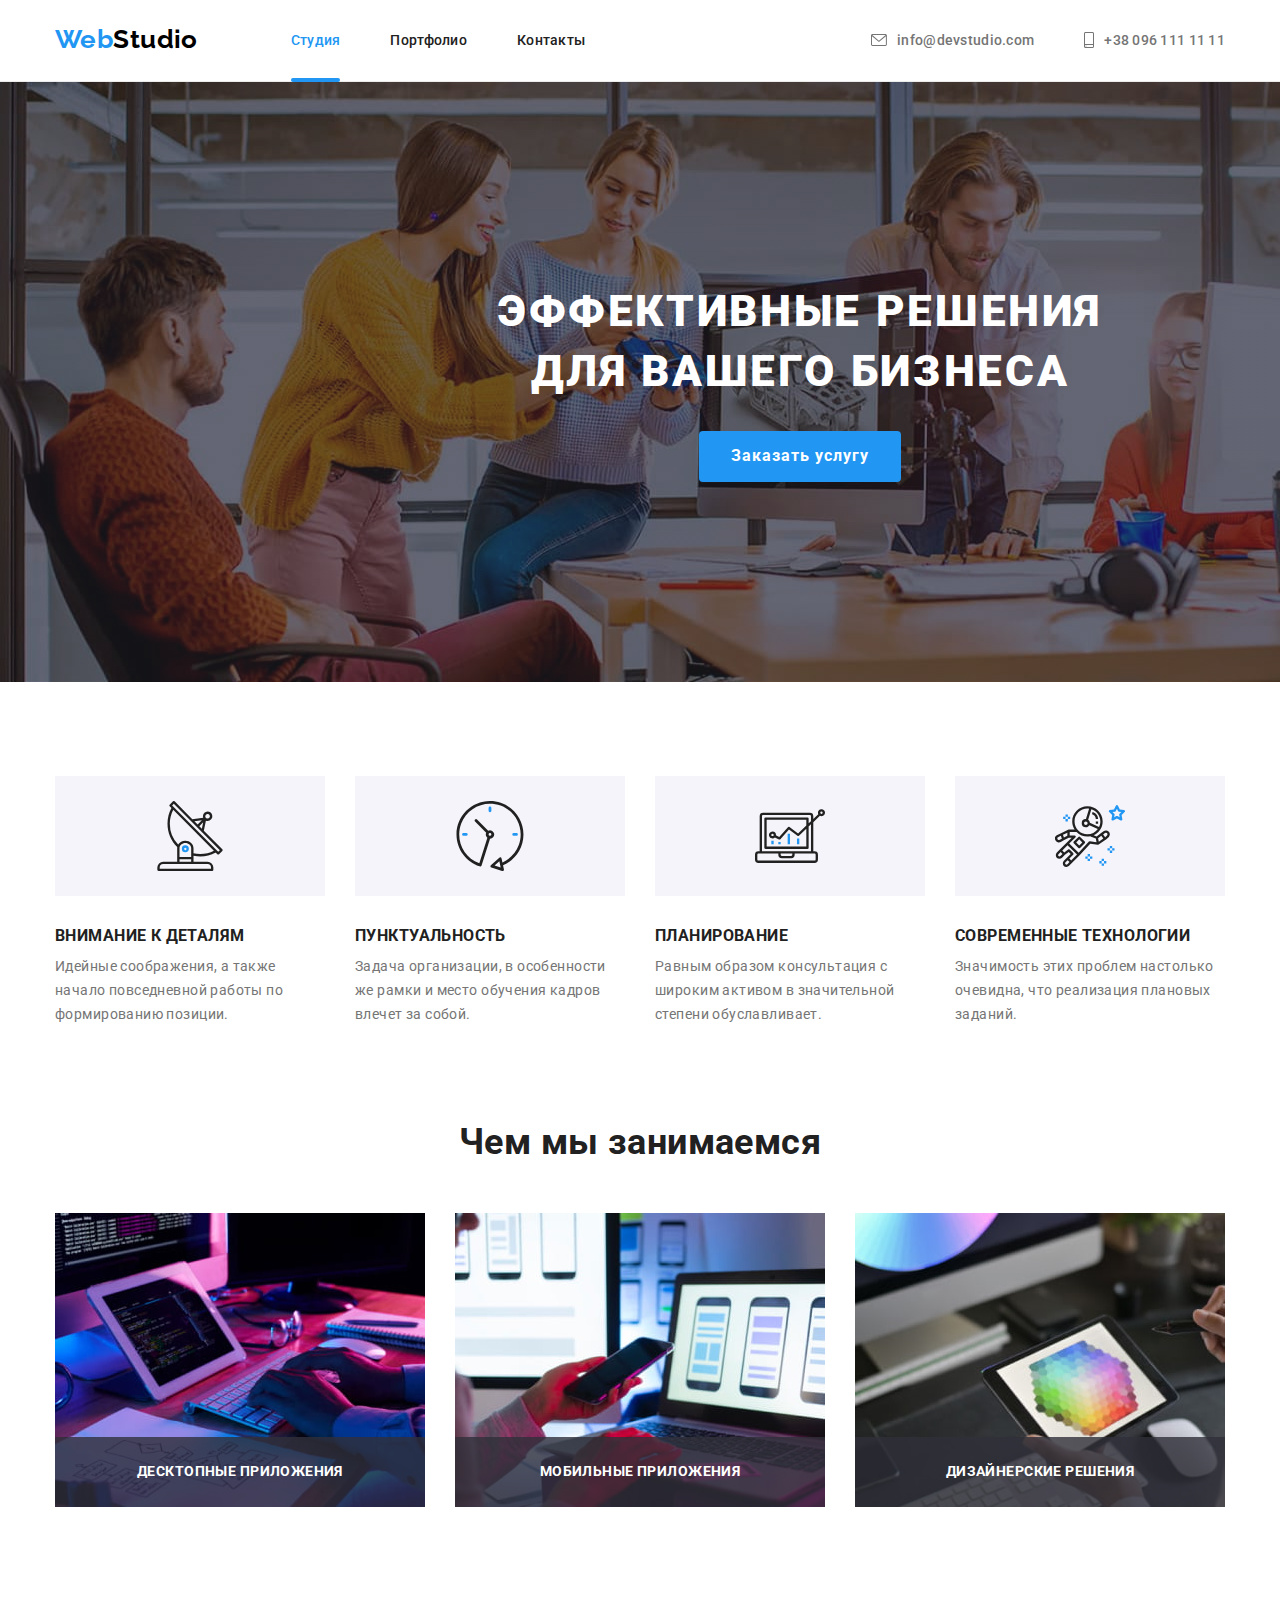
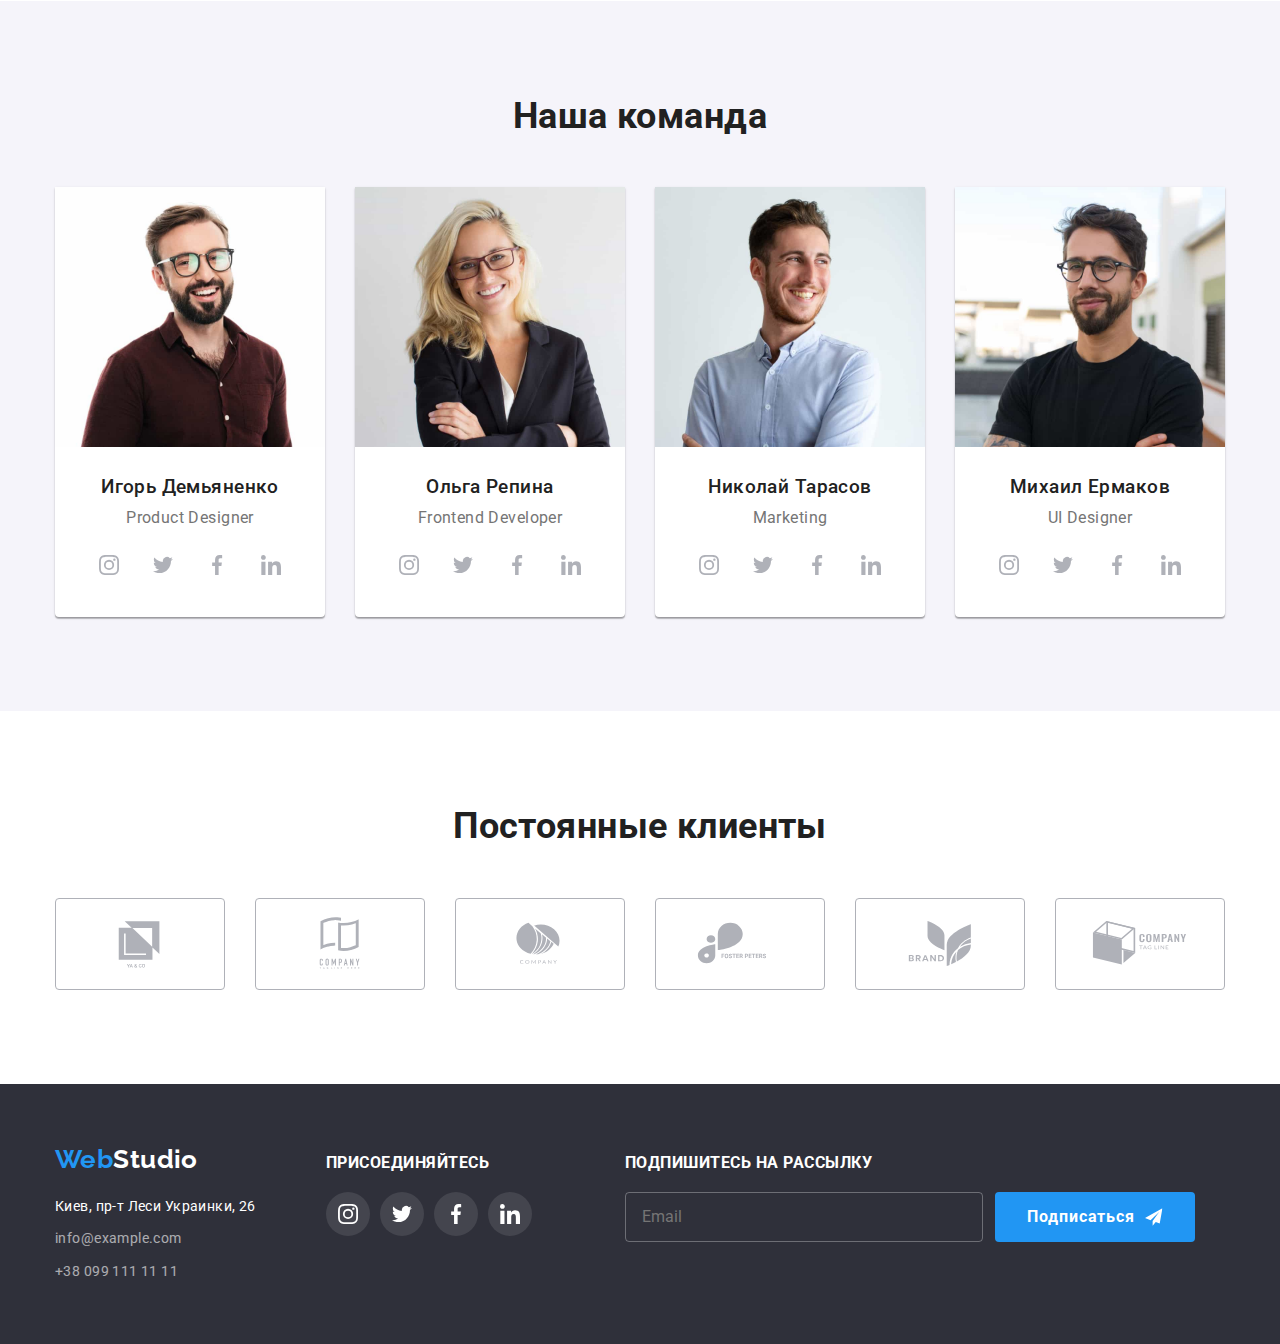
<file: index.html>
<!DOCTYPE html>
<html lang="ru">
<head>
    <meta charset="UTF-8">
    <meta http-equiv="X-UA-Compatible" content="IE=edge">
    <meta name="viewport" content="width=device-width, initial-scale=1.0">
    <title>WebStudio</title>
    <link rel="preconnect" href="https://fonts.googleapis.com">
    <link rel="preconnect" href="https://fonts.gstatic.com" crossorigin>
    <link href="https://fonts.googleapis.com/css2?family=Raleway:wght@700&family=Roboto:wght@400;500;700;900&display=swap" rel="stylesheet">
    <link rel="stylesheet" href="https://cdnjs.cloudflare.com/ajax/libs/modern-normalize/1.1.0/modern-normalize.min.css">
    <link rel="stylesheet" href="css/styles.css">
</head>
<body>
<!-- header -->
    <header class="border-line">
        <!-- logo -->
    <div class="container main-nav">
        <a class="link-logo link item-logo" href="/index.html"><span class="logo-color">Web</span>Studio</a>
       <!-- navigation to other pages -->
       <nav>
           <ul class="site-nav list nav">
                <li class="item">
                    <a class="nav-link link current" href="./index.html">Студия</a>
                </li>
                <li class="item">
                    <a class="nav-link link" href="./portfolio.html">
                        Портфолио</a>
                </li>
                <li class="item">
                    <a class="nav-link link" href="">Контакты</a>
                </li>
          </ul>
       </nav>
        <!-- contacts -->
       <ul class="contact-nav list nav">
           <li class="item"><a class="contact-item link" href="mailto:info@devstudio.com">
                <svg class="icon-contact" width="16" height="12">
                    <use href="./images/icons.svg#icon-envelope"></use>
                </svg>
            info@devstudio.com</a>
            </li>
           <li class="item"><a class="contact-item link" href="tel:+380961111111">
                <svg class="icon-contact" width="10" height="16">
                    <use href="./images/icons.svg#icon-smartphone"></use>
                </svg>
            +38 096 111 11 11</a>
            </li>
       </ul>
    </div>
    </header>
<!-- main -->
    <main>
        <section class="hero">
            <!-- Hero -->
        <div class="container">
            <h1>Эффективные решения <br>
                для вашего бизнеса</h1>
            <button type="button" class="button primary" data-modal-open>Заказать услугу</button>
        </div>
        </section>

        <div class="backdrop is-hidden" data-modal> 
            <div class="modal">
                <button class="button-close" data-modal-close> 
                    <svg width="18" height="18" class="icon-close">
                        <use href="images/icons.svg#icon-close"></use>
                    </svg>    
                </button>

                <h2 class="modal-form-title">Оставьте свои данные, мы вам перезвоним</h2>

                <form class="form" autocomplete="off">
                    <div class="form-field">
                        <label for="name" class="form-label">Имя</label>
                        <div class="input-wrap">
                            <input type="text" class="form-input" name="name" id="name" placeholder=" " required minlength="3" />
                            <svg width ="18" height="18" class="form-field-icon">
                            <use href="./images/icons.svg#icon-person"></use>
                            </svg>  
                        </div>
                    </div>  
                    <div class="form-field">
                        <label for="tel" class="form-label">Телефон</label>
                        <div class="input-wrap">
                            <input type="tel" class="form-input" name="tel" id="tel" placeholder=" " />
                            <svg width="18" height="18" class="form-field-icon">
                                <use href="./images/icons.svg#icon-phone"></use>
                            </svg>
                        </div>
                    </div>
                    <div class="form-field">
                        <label for="email" class="form-label">Почта</label>
                        <div class="input-wrap">
                            <input type="email" class="form-input" name="email" id="email" placeholder=" " />
                            <svg width="18" height="18" class="form-field-icon">
                                <use href="./images/icons.svg#icon-email"></use>
                            </svg>
                        </div>
                    </div>
 
                    <div class="text-area">
                        <label for="comment" class="form-label">Комментарий</label>
                        <textarea class="form-input comment" name="comment" id="comment" placeholder="Введите текст"
                        ></textarea>
                    </div>
                    
                    <div class="form-policy">
                        <label for="policy" class="policy-text">
                            <input type="checkbox" class="form-checkbox" name="policy" id="policy" required />
                                <svg width="16" height="15" class="checkbox-icon">
                                    <use href="./images/icons.svg#icon-check"></use>
                                </svg>
                            <span>Соглашаюсь с рассылкой и принимаю&ensp;<a href="#" class="form-link">Условия договора</a></span>
                        </label>
                        
                    </div>

                    <button type="submit" class="button primary modal-submit-button">Отправить</button>

                </form>
            </div>
        </div>

        <!-- particularities -->
        <section class= "particularities section">
        <div class="container">
            <h2 class="section-title visually-hidden">Наши особенности</h2>
            <ul class="list">
                <li class="particularities-item">
                    <div class="icon-button">
                    <svg width="70px", height="70px">
                     <use href="./images/icons.svg#icon-antenna"></use></svg>
                    </div>
                    <h3 class="item-title">Внимание к деталям</h3>
                    <p class="item-text">Идейные соображения, а также начало повседневной работы по формированию позиции.</p>
                </li>
                <li class="particularities-item">
                    <div class="icon-button">
                        <svg width="70px", height="70px">
                            <use href="./images/icons.svg#icon-clock"></use>
                        </svg>
                    </div>
                    <h3 class="item-title">Пунктуальность</h3>
                    <p class="item-text">Задача организации, в особенности же рамки и место обучения кадров влечет за собой.</p>
                </li>
                <li class="particularities-item">
                    <div class="icon-button">
                        <svg width="70px", height="70px">
                            <use href="./images/icons.svg#icon-diagram"></use>
                        </svg>
                    </div>
                    <h3 class="item-title">Планирование</h3>
                    <p class="item-text">Равным образом консультация с широким активом в значительной степени обуславливает.</p>
                </li>
                <li class="particularities-item">
                    <div class="icon-button">
                        <svg width="70px", height="70px">
                            <use href="./images/icons.svg#icon-astronaut"></use>
                        </svg>
                    </div>
                    <h3 class="item-title">Современные технологии</h3>
                    <p class="item-text">Значимость этих проблем настолько очевидна, что реализация плановых заданий.</p>
                </li>
            </ul>
        </div>
        </section>   
         <!-- what we do (production) --> 
        <section class="production section">
        <div class="container">
            <h2 class="section-title">Чем мы занимаемся</h2>
            <ul class="list">
                <li class="item"><img src="images/box1-sq.jpg" alt="схема алгоритма и руки на клавиатуре" title="Разработка" width="370" height="294" class="production-photo">
                <p class="production-type">Десктопные приложения</p>
                </li>
                <li class="item"><img src="images/box2-sq.jpg" alt="мобильный телефон и экран ноутбука" title="Верстка" width="370" height="294" class="production-photo">
                <p class="production-type">Мобильные приложения</p>
            </li>
                <li class="item"><img src="images/box3-sq.jpg" alt="планшет с цветовой палитрой" width="370" title="Дизайн" height="294" class="production-photo">
                <p class="production-type">Дизайнерские решения</p>
            </li>
            </ul>
        </div>
        </section>

        <!-- our team 🤓 -->
        <section class="team section">
        <div class="container">
            <h2 class="section-title">Наша команда</h2>
            <ul class="list">
                <li class="team-card">
                    <img src="images/img-1-sq.jpg" alt="Игорь Демьяненко" width="270" height="260" class="team-photo">
                    <div class="team-text">
                    <h3 class="team-name">Игорь Демьяненко</h3>
                    <p class="team-position" lang="en">Product Designer</p>
                    <ul class="media list">
                        <li class="button-media">
                            <a href="" class="link link-media">
                                <svg width="20px", height="20px", fill="currentColor">
                                    <use href="./images/icons.svg#icon-instagram"></use>
                                </svg>
                            </a>
                        </li>
                        <li class="button-media">
                            <a href="" class="link link-media">
                                <svg width="20px", height="20px", fill="currentColor">
                                    <use href="./images/icons.svg#icon-twitter"></use>
                                </svg>
                            </a>
                        </li>
                        <li class="button-media">
                            <a href="" class="link link-media">
                                <svg width="20px" , height="20px" , fill="currentColor">
                                    <use href="./images/icons.svg#icon-facebook"></use>
                                </svg>
                            </a>
                        </li>
                        <li class="button-media">
                            <a href="" class="link link-media">
                                <svg width="20px" , height="20px" , fill="currentColor">
                                    <use href="./images/icons.svg#icon-linkedin"></use>
                                </svg>
                            </a>
                        </li>
                    </ul>
                    </div>
                </li>
                <li class="team-card">
                    <img src="images/img-2-sq.jpg" alt="Ольга Репина" width="270" height="260" class="team-photo">
                    <div class="team-text">
                        <h3 class="team-name">Ольга Репина</h3>
                        <p class="team-position" lang="en">Frontend Developer</p>
                        <ul class="media list">
                            <li class="button-media">
                                <a href="" class="link link-media">
                                    <svg width="20px" , height="20px" , fill="currentColor">
                                        <use href="./images/icons.svg#icon-instagram"></use>
                                    </svg>
                                </a>
                            </li>
                            <li class="button-media">
                                <a href="" class="link link-media">
                                    <svg width="20px" , height="20px" , fill="currentColor">
                                        <use href="./images/icons.svg#icon-twitter"></use>
                                    </svg>
                                </a>
                            </li>
                            <li class="button-media">
                                <a href="" class="link link-media">
                                    <svg width="20px" , height="20px" , fill="currentColor">
                                        <use href="./images/icons.svg#icon-facebook"></use>
                                    </svg>
                                </a>
                            </li>
                            <li class="button-media">
                                <a href="" class="link link-media">
                                    <svg width="20px" , height="20px" , fill="currentColor">
                                        <use href="./images/icons.svg#icon-linkedin"></use>
                                    </svg>
                                </a>
                            </li>
                        </ul>
                    </div>
                </li>
                <li class="team-card">
                    <img src="images/img-3-sq.jpg" alt="Николай Тарасов" width="270" height="260" class="team-photo">
                    <div class="team-text">
                        <h3 class="team-name">Николай Тарасов</h3>
                        <p class="team-position" lang="en">Marketing</p>
                        <ul class="media list">
                            <li class="button-media">
                                <a href="" class="link link-media">
                                    <svg width="20px" , height="20px" , fill="currentColor">
                                        <use href="./images/icons.svg#icon-instagram"></use>
                                    </svg>
                                </a>
                            </li>
                            <li class="button-media">
                                <a href="" class="link link-media">
                                    <svg width="20px" , height="20px" , fill="currentColor">
                                        <use href="./images/icons.svg#icon-twitter"></use>
                                    </svg>
                                </a>
                            </li>
                            <li class="button-media">
                                <a href="" class="link link-media">
                                    <svg width="20px" , height="20px" , fill="currentColor">
                                        <use href="./images/icons.svg#icon-facebook"></use>
                                    </svg>
                                </a>
                            </li>
                            <li class="button-media">
                                <a href="" class="link link-media">
                                    <svg width="20px" , height="20px" , fill="currentColor">
                                        <use href="./images/icons.svg#icon-linkedin"></use>
                                    </svg>
                                </a>
                            </li>
                        </ul>
                    </div>
                </li>
                <li class="team-card">
                    <img src="images/img-4-sq.jpg" alt="Игорь Демьяненко" width="270" height="260" class="team-photo">
                    <div class="team-text">
                        <h3 class="team-name">Михаил Ермаков</h3>
                        <p class="team-position" lang="en">UI Designer</p>
                        <ul class="media list">
                            <li class="button-media">
                                <a href="" class="link link-media">
                                    <svg width="20px" , height="20px" , fill="currentColor">
                                        <use href="./images/icons.svg#icon-instagram"></use>
                                    </svg>
                                </a>
                            </li>
                            <li class="button-media">
                                <a href="" class="link link-media">
                                    <svg width="20px" , height="20px" , fill="currentColor">
                                        <use href="./images/icons.svg#icon-twitter"></use>
                                    </svg>
                                </a>
                            </li>
                            <li class="button-media">
                                <a href="" class="link link-media">
                                    <svg width="20px" , height="20px" , fill="currentColor">
                                        <use href="./images/icons.svg#icon-facebook"></use>
                                    </svg>
                                </a>
                            </li>
                            <li class="button-media">
                                <a href="" class="link link-media">
                                    <svg width="20px" , height="20px" , fill="currentColor">
                                        <use href="./images/icons.svg#icon-linkedin"></use>
                                    </svg>
                                </a>
                            </li>
                        </ul>
                    </div>
                </li>
            </ul>
        </div>
        </section>

        <!-- clients -->

        <section class="clients section">
        <div class="container">
            <h2 class="section-title">Постоянные клиенты</h2>
                <ul class="list clients-box">
                    <li class="client-button">
                        <a href="" class="link link-client"> 
                        <svg width="106px", height="60px", fill="currentColor">
                            <use href="./images/icons.svg#icon-logo-1"></use>
                        </svg>
                        </a>
                    </li>
                    <li class="client-button">
                        <a href="" class="link link-client"> 
                            <svg width="106px", height="60px", fill="currentColor">
                                <use href="./images/icons.svg#icon-logo-2"></use>
                            </svg>
                        </a>
                    </li>
                    <li class="client-button">
                        <a href="" class="link link-client"> 
                            <svg width="106px", height="60px", fill="currentColor">
                                <use href="./images/icons.svg#icon-logo-3"></use>
                            </svg>
                        </a>
                    </li>
                    <li class="client-button">
                        <a href="" class="link link-client"> 
                            <svg width="106px", height="60px", fill="currentColor">
                                <use href="./images/icons.svg#icon-logo-4"></use>
                            </svg>
                        </a>
                    </li>
                    <li class="client-button">
                        <a href="" class="link link-client"> 
                            <svg width="106px", height="60px", fill="currentColor">
                            <use href="./images/icons.svg#icon-logo-5"></use>
                            </svg>
                        </a>
                    </li>
                    <li class="client-button">
                        <a href="" class="link link-client">
                            <svg width="106px", height="60px", fill="currentColor">
                                <use href="./images/icons.svg#icon-logo-6"></use>
                            </svg>
                        </a>
                    </li>
                </ul>
        </div>
        </section>
    </main>
<!-- footer -->
    <footer class="footer">
    <!-- logo -->
    <div class="container footer-flex">
        <div>
            <a class="link-logo logo-negative link" href="/index.html"><span class="logo-color">Web</span>Studio</a>
            <address class="address-negative">
                <ul class="contact-list list">
                    <li class="contact-item"><a class="link address-link" href="">Киев, пр-т Леси Украинки, 26</a></li>
                    <li class="contact-item"><a class="link contact-link" href="mailto:info@example.com">info@example.com</a></li>
                    <li class="contact-item"><a class="link contact-link no-padding" href="tel:+380991111111">+38 099 111 11 11</a></li>
                </ul>
            </address>
        </div>
        <div class="invite-block">
            <h3 class="invite">Присоединяйтесь</h3>
            <ul class="media list">
                <li class="button-media"> 
                    <a href="" class="link link-media">
                        <svg width="20px", height="20px", fill="currentColor">
                            <use href="./images/icons.svg#icon-instagram"></use>
                        </svg>   
                    </a>
                </li>
                <li class="button-media">
                    <a href="" class="link link-media">
                        <svg width="20px", height="20px", fill="currentColor">
                            <use href="./images/icons.svg#icon-twitter"></use>
                        </svg>
                    </a>
                </li>
                <li class="button-media">
                    <a href="" class="link link-media">
                        <svg width="20px", height="20px", fill="currentColor">
                            <use href="./images/icons.svg#icon-facebook"></use>
                        </svg>
                    </a>
                </li>
                <li class="button-media">
                    <a href="" class="link link-media">
                        <svg width="20px", height="20px", fill="currentColor">
                            <use href="./images/icons.svg#icon-linkedin"></use>
                        </svg>
                    </a>
                </li>
            </ul>
        </div>
        <div class="subscription">
            <h3 class="invite">Подпишитесь на рассылку</h3>
            <div class="subcript-email">
                <input type="email" class="footer-input" name="email" placeholder="Email" required />
                <button type="submit" class="button primary">Подписаться
                <svg class="subscription-icon" width="24" height="24">
                    <use href="./images/icons.svg#icon-send"></use>
                </svg>
                </button>
            </div>
        </div>
    </div>

    </footer>
<script src="./js/modal.js"></script>
</body>
</html>
</file>
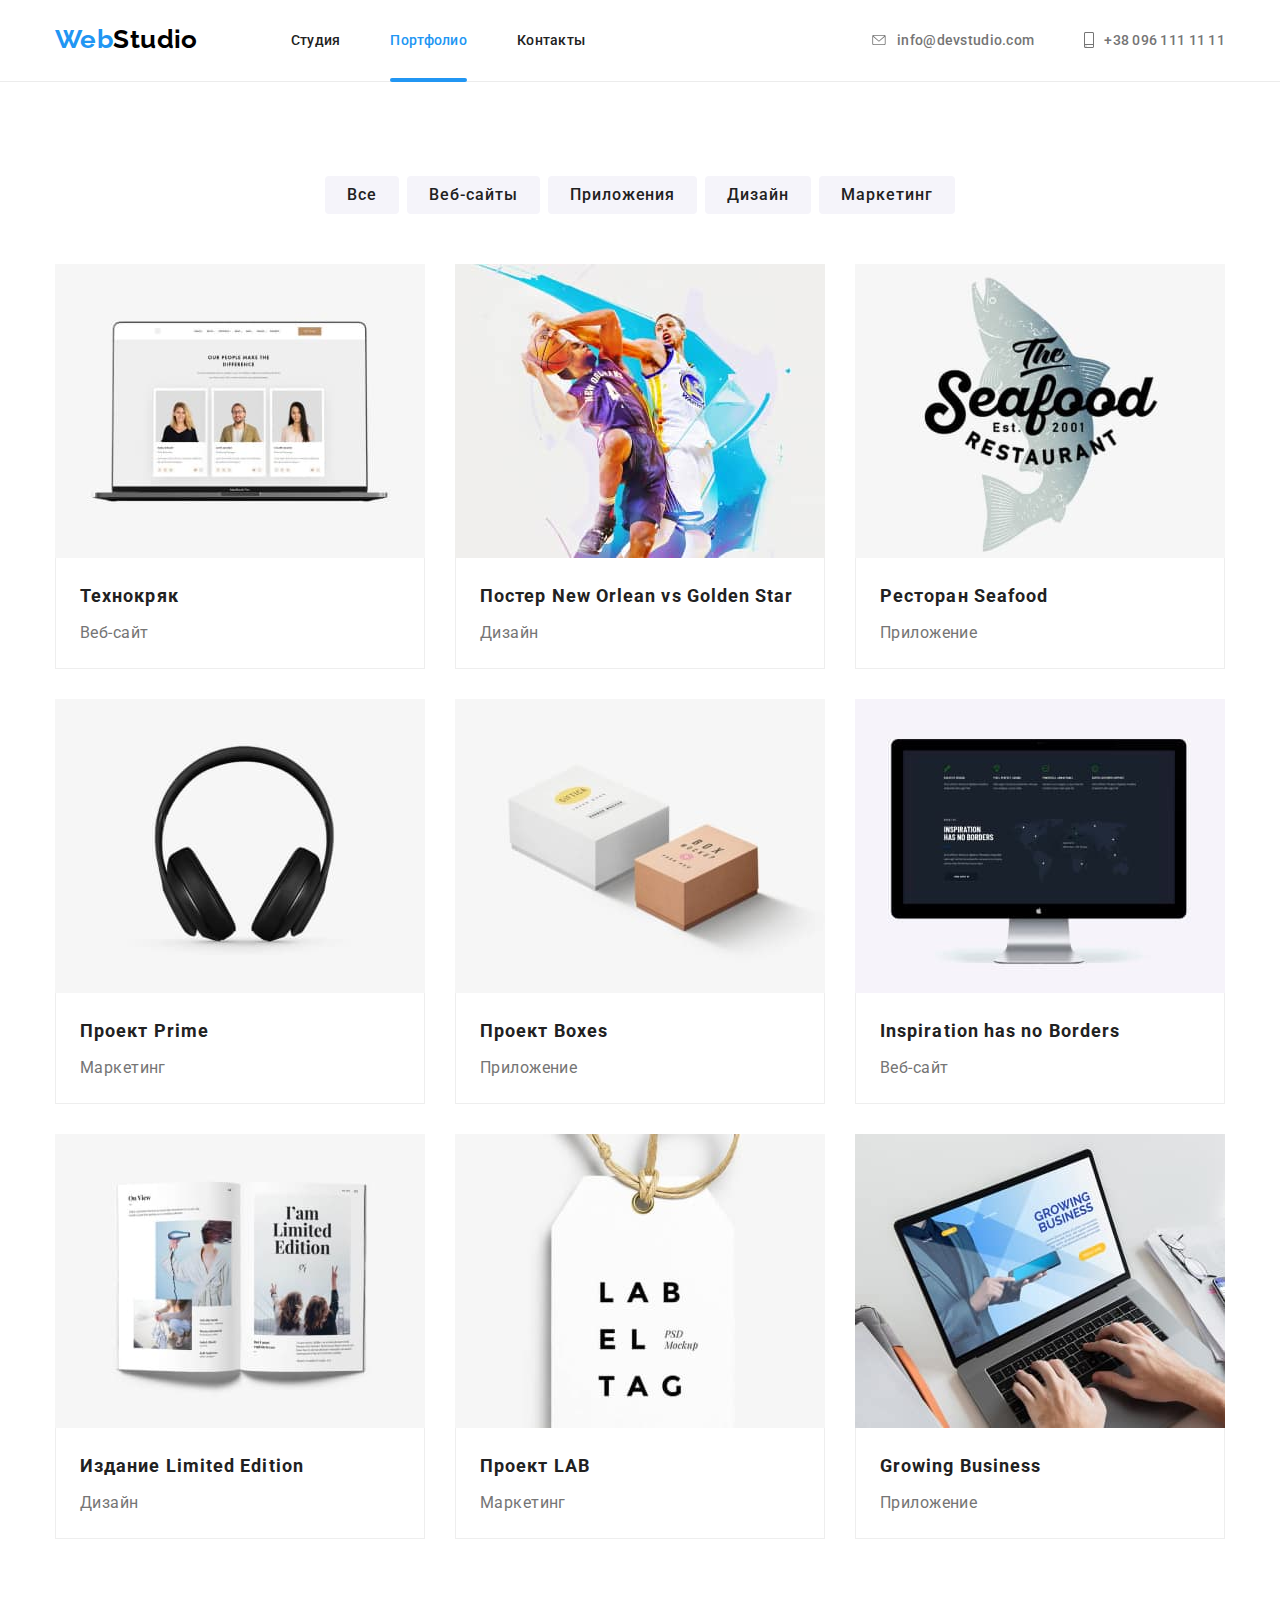
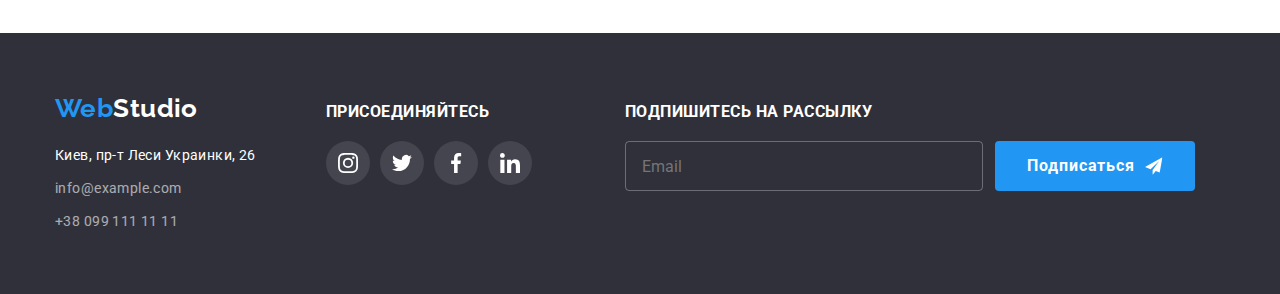
<file: portfolio.html>
<!DOCTYPE html>
<html lang="ru">

<head>
    <meta charset="UTF-8">
    <meta http-equiv="X-UA-Compatible" content="IE=edge">
    <meta name="viewport" content="width=device-width, initial-scale=1.0">
    <title>WebStudio</title>
    <link rel="preconnect" href="https://fonts.googleapis.com">
    <link rel="preconnect" href="https://fonts.gstatic.com" crossorigin>
    <link
        href="https://fonts.googleapis.com/css2?family=Raleway:wght@700&family=Roboto:wght@400;500;700;900&display=swap"
        rel="stylesheet">
    <link rel="stylesheet" href="https://cdnjs.cloudflare.com/ajax/libs/modern-normalize/1.1.0/modern-normalize.min.css">
    <link rel="stylesheet" href="css/styles.css">
</head>
<body>
    <!-- header -->
    <header class="border-line">
        <!-- logo -->
        <div class="container main-nav">
        <a class="link-logo link item-logo" href="/index.html"><span class="logo-color">Web</span>Studio</a>
        <!-- navigation to other pages -->
        <nav>
            <ul class="site-nav list nav">
                <li class="item"><a class="nav-link link "href="./index.html">Студия</a></li>
                <li class="item"><a class="nav-link link current "href="./portfolio.html">Портфолио</a></li>
                <li class="item"><a class="nav-link link "href="">Контакты</a></li>
            </ul>
        </nav>
        <!-- contacts -->
        <ul class="contact-nav list nav">
            <li class="item"><a class="contact-item link" href="mailto:info@devstudio.com">
                    <svg class="icon-contact" width = "16" height = "10">
                        <use href="./images/icons.svg#icon-envelope"></use>
                    </svg>
                    info@devstudio.com</a>
            </li>
            <li class="item"><a class="contact-item link" href="tel:+380961111111">
                    <svg class="icon-contact" width="10" height="16">
                        <use href="./images/icons.svg#icon-smartphone"></use>
                    </svg>
                    +38 096 111 11 11</a>
            </li>
        </ul>
        </div>
    </header>
<!-- main -->
<main> 
    <section class="examples section">
        <div class="container"> 
        <h1 class="title visually-hidden"> Examples of our projects</h1>
    <!-- Filter buttons  -->
        <ul class="filter list">
            <li class="item"><button type="button" class="button secondary">Все</button>
            </li>
            <li class="item"><button type="button" class="button secondary">Веб-сайты</button>
            </li>
            <li class="item"><button type="button" class="button secondary">Приложения</button>
            </li>
            <li class="item"><button type="button" class="button secondary">Дизайн</button>
            </li>
            <li class="item"><button type="button" class="button secondary">Маркетинг</button>
            </li>
        </ul>

    <!-- Cards of examples-->
    <ul class="expamples-cards list">
    <li class="example-card">
        <a class="link" href="">
            <div class="thumb">
                <img src="images/img-portfolio/img-1.jpg" alt="Экран ноутбука с изображением лиц" width="370" height="294" class="example-photo">
                <p class="overlay">Ресурс предлагает комплексные предложения с разным уровнем функционала и сервисов.
                    Все это позволит посетителю получить исчерпывающие сведения о компании или частном лице.
                </p>
            </div>
            <div class="example-description">
                <h2 class="example-name">Технокряк</h2>
                <p class="example-type">Веб-сайт</p>
            </div>
        </a>
    </li>
    <li class="example-card">
        <a  class="link" href="">
            <div class="thumb">
                <img src="images/img-portfolio/img-2.jpg" alt="Два баскетболиста с мячом" width="370" height="294" class="example-photo">
                <p class="overlay">Ресурс предлагает комплексные предложения с разным уровнем функционала и сервисов.
                    Все это позволит посетителю получить исчерпывающие сведения о компании или частном лице.
                </p>
            </div>
            <div class="example-description">
                <h2 class="example-name">Постер New Orlean vs Golden Star</h2>
                <p class="example-type">Дизайн</p>
            </div>
        </a>
    </li>
    <li class="example-card">
        <a class="link" href="">
            <div class="thumb">
                <img src="images/img-portfolio/img-3.jpg" alt="Логотип ресторана" width="370" height="294" class="example-photo">
                <p class="overlay">Ресурс предлагает комплексные предложения с разным уровнем функционала и сервисов.
                    Все это позволит посетителю получить исчерпывающие сведения о компании или частном лице.
                </p>
            </div>
            <div class="example-description">
                <h2 class="example-name">Ресторан Seafood</h2>
                <p class="example-type">Приложение</p>
            </div>
        </a>
    </li>
    <li class="example-card">
        <a class="link" href="">
            <div class="thumb">
                <img src="images/img-portfolio/img-4.jpg" alt="Большие наушники" width="370" height="294" class="example-photo">
                <p class="overlay">Ресурс предлагает комплексные предложения с разным уровнем функционала и сервисов.
                    Все это позволит посетителю получить исчерпывающие сведения о компании или частном лице.
                </p>
            </div>
            <div class="example-description">
                <h2 class="example-name">Проект Prime</h2>
                <p class="example-type">Маркетинг</p>
            </div>
        </a>
    </li>
    <li class="example-card">
        <a class="link" href="">
            <div class="thumb">
                <img src="images/img-portfolio/img-5.jpg" alt="Две коробки" width="370" height="294" class="example-photo">
                <p class="overlay">Ресурс предлагает комплексные предложения с разным уровнем функционала и сервисов.
                    Все это позволит посетителю получить исчерпывающие сведения о компании или частном лице.
                </p>
            </div>
            <div class="example-description">
                <h2 class="example-name">Проект Boxes</h2>
                <p class="example-type">Приложение</p>
            </div>
        </a>
    </li>
    <li class="example-card">
        <a class="link" href="">
            <div class="thumb">
                <img src="images/img-portfolio/img-6.jpg" alt="Черный сайт на черном аймаке" width="370" height="294" class="example-photo">
                <p class="overlay">Ресурс предлагает комплексные предложения с разным уровнем функционала и сервисов.
                    Все это позволит посетителю получить исчерпывающие сведения о компании или частном лице.
                </p>
            </div>
            <div class="example-description">
                <h2 class="example-name">Inspiration has no Borders</h2>
                <p class="example-type">Веб-сайт</p>
            </div>
    </a>
    </li>
    <li class="example-card">
        <a class="link" href="">
         <div class="thumb">
            <img src="images/img-portfolio/img-7.jpg" alt="Разворот женского журнала" width="370" height="294" class="example-photo">
            <p class="overlay">Ресурс предлагает комплексные предложения с разным уровнем функционала и сервисов.
                Все это позволит посетителю получить исчерпывающие сведения о компании или частном лице.
            </p>
        </div>
            <div class="example-description">
                <h2 class="example-name">Издание Limited Edition</h2>
                <p class="example-type">Дизайн</p>
            </div>
        </a>
    </li>
    <li class="example-card">
        <a class="link" href="">
            <div class="thumb">
                <img src="images/img-portfolio/img-8.jpg" alt="Бирка с буквами" width="370" height="294" class="example-photo">
                <p class="overlay">Ресурс предлагает комплексные предложения с разным уровнем функционала и сервисов.
                    Все это позволит посетителю получить исчерпывающие сведения о компании или частном лице.
                </p>
            </div>
            <div class="example-description">
                <h2 class="example-name">Проект LAB</h2>
                <p class="example-type">Маркетинг</p>
            </div>
        </a>
    </li>
    <li class="example-card">
        <a class="link" href="">
            <div class="thumb">
                <img src="images/img-portfolio/img-9.jpg" alt="Руки на клавиатуре ноутбука" width="370" height="294" class="example-photo">
                <p class="overlay">Ресурс предлагает комплексные предложения с разным уровнем функционала и сервисов.
                    Все это позволит посетителю получить исчерпывающие сведения о компании или частном лице.
                </p>
            </div>
            <div class="example-description">
                <h2 class="example-name">Growing Business</h2>
                <p class="example-type">Приложение</p>
            </div>
        </a>
    </li>
    </ul>
    </div>
    </section>
</main>

<!-- footer -->
<footer class="footer">
    <!-- logo -->
    <div class="container footer-flex">
        <div>
            <a class="link-logo logo-negative link" href="/index.html"><span class="logo-color">Web</span>Studio</a>
            <address class="address-negative">
                <ul class="contact-list list">
                    <li class="contact-item"><a class="link address-link" href="">Киев, пр-т Леси Украинки, 26</a></li>
                    <li class="contact-item"><a class="link contact-link"
                            href="mailto:info@example.com">info@example.com</a></li>
                    <li class="contact-item"><a class="link contact-link no-padding" href="tel:+380991111111">+38 099
                            111 11 11</a></li>
                </ul>
            </address>
        </div>
        <div class="invite-block">
            <h3 class="invite">Присоединяйтесь</h3>
            <ul class="media list">
                <li class="button-media">
                    <a href="" class="link link-media">
                        <svg width="20px" , height="20px" , fill="currentColor">
                            <use href="./images/icons.svg#icon-instagram"></use>
                        </svg>
                    </a>
                </li>
                <li class="button-media">
                    <a href="" class="link link-media">
                        <svg width="20px" , height="20px" , fill="currentColor">
                            <use href="./images/icons.svg#icon-twitter"></use>
                        </svg>
                    </a>
                </li>
                <li class="button-media">
                    <a href="" class="link link-media">
                        <svg width="20px" , height="20px" , fill="currentColor">
                            <use href="./images/icons.svg#icon-facebook"></use>
                        </svg>
                    </a>
                </li>
                <li class="button-media">
                    <a href="" class="link link-media">
                        <svg width="20px" , height="20px" , fill="currentColor">
                            <use href="./images/icons.svg#icon-linkedin"></use>
                        </svg>
                    </a>
                </li>
            </ul>
        </div>
        <div class="subscription">
            <h3 class="invite">Подпишитесь на рассылку</h3>
            <div class="subcript-email">
                <input type="email" class="footer-input" name="email" placeholder="Email" />
                <button type="submit" class="button primary">Подписаться
                    <svg class="subscription-icon" width="24" height="24">
                        <use href="./images/icons.svg#icon-send"></use>
                    </svg>
                </button>
            </div>
        </div>
    </div>

</footer>
    
</body>
    
</html>
</file>
<file: css/styles.css>
:root {
  /* Palette */
  --brand-accent-color: #2196f3;
  --accent-color-hover: #188ce8;
  --brand-background: #2f303a;
  --second-background: #f5f4fa;
  /*    var(--second-background) is also for buttons */
  --title-text-color: #212121;
  --primary-text-color: #757575;
  --contrast-text-color: #ffffff;
  --border-line-color: #ececec;
  --borders-card-color: #eeeeee;
  --hero-shadow: #2f303a;
  --icons-gray: #afb1b8;
  --cubic: cubic-bezier(0.4, 0, 0.2, 1);
}

body {
  background-color: #ffffff;
  color: var(--title-text-color);

  font-family: "Roboto", sans-serif;
  font-weight: 400;
  font-size: 14px;
  line-height: 1.7;
  letter-spacing: 0.03em;
}

h1,
h2,
h3,
p {
  margin-top: 0px;
  margin-bottom: 0px;
}

.link {
  text-decoration: none;
  color: inherit;
}

.list {
  list-style: none;
  padding: 0;
  margin: 0;
}

.container {
  width: 1200px;
  padding: 0px 15px;
  /* outline: 2px solid tomato; */
  margin-left: auto;
  margin-right: auto;
}

.border-line {
  border-bottom: 1px solid var(--border-line-color);
}

.section {
  padding-top: 94px;
  padding-bottom: 94px;
}

.logo-color {
  color: var(--brand-accent-color);
}

.link-logo {
  font-family: "Raleway", sans-serif;
  font-weight: 700;
  font-size: 26px;
  line-height: 1.2;
  color: #000000;
}

.link-logo:visited {
  color: #000000;
}

/* Site navigation */
/* styles for flex  */

.nav {
  display: flex;
}

.main-nav {
  display: flex;
  align-items: center;
}

.main-nav .item-logo {
  margin-right: 93px;
  padding-top: 24px;
  padding-bottom: 25px;
}

.site-nav .item {
  position: relative;
  display: inline-block;
  margin-right: 50px;
}

.site-nav .item:last-child {
  margin-right: 0px;
}

.contact-nav > .item + .item {
  margin-left: 50px;
}

.contact-nav {
  margin-left: auto;
}

.site-nav,
.contact-nav {
  font-weight: 500;
  line-height: 1.2;
  letter-spacing: 0.02em;
}

.nav-link {
  display: block;

  color: var(--title-text-color);
  padding-top: 32px;
  padding-bottom: 32px;

  transition: color 250ms var(--cubic);
}

.nav-link:hover,
.nav-link:focus {
  color: var(--brand-accent-color);
}

.site-nav .nav-link.current {
  color: var(--brand-accent-color);
}

.site-nav .current::after {
  content: "";
  display: inline-block;
  position: absolute;
  left: 0px;
  bottom: -1px;
  width: 100%;
  height: 4px;
  border-radius: 2px;

  background-color: var(--brand-accent-color);
}

/* Menu Contacts */

.contact-item {
  display: flex;
  align-items: center;
  color: var(--primary-text-color);

  transition: color 250ms var(--cubic);
}

.contact-item:hover,
.contact-item:focus {
  color: var(--brand-accent-color);
}

.icon-contact {
  margin-right: 10px;
  fill: currentColor;
}

/* ---- hero ---- */
.hero {
  width: 1600px;
  /* height: 600px; */
  margin: 0 auto;
  padding-top: 200px;
  padding-bottom: 200px;

  background-image: linear-gradient(
      to right,
      rgba(47, 48, 58, 0.4),
      rgba(47, 48, 58, 0.4)
    ),
    url(../images/img-hero.jpg);
  background-size: contain;
  background-repeat: no-repeat;
  background-position: center;

  align-content: middle;
  text-align: center;
}

.hero h1 {
  margin-bottom: 30px;

  color: var(--contrast-text-color);
  font-weight: 900;
  font-size: 44px;
  line-height: 1.36;
  letter-spacing: 0.06em;
  text-transform: uppercase;
}

.button {
  display: inline-block;
  border-radius: 4px;
  border: transparent;

  font-family: "Roboto", sans-serif;
  text-align: center;
  font-size: 16px;
  letter-spacing: 0.06em;

  cursor: pointer;
}

.button.primary {
  padding: 10px 32px;
  font-weight: 700;
  line-height: 1.88;

  background-color: var(--brand-accent-color);
  color: var(--contrast-text-color);

  transition: background-color 250ms var(--cubic);
}

.button.primary:hover,
.button.primary:focus {
  background-color: var(--accent-color-hover);
}

/* Modal window */
.backdrop {
  position: fixed;
  top: 0;
  left: 0;
  width: 100%;
  height: 100%;
  z-index: 1;
  background-color: rgba(0, 0, 0, 0.2);

  opacity: 1;
  visibility: visible;

  transition: opacity 250ms var(--cubic), visibility 250ms var(--cubic);
}

.backdrop.is-hidden {
  opacity: 0;
  visibility: hidden;
  pointer-events: none;
}

.modal {
  position: absolute;
  top: 50%;
  left: 50%;

  min-height: 581px;
  width: 528px;
  background-color: var(--contrast-text-color);

  transform: translate(-50%, -50%) scale(1);

  transition: transform 250ms var(--cubic);
}

.backdrop.is-hidden .modal {
  transform: translate(-50%, -50%) scale(0.8);
}

.button-close {
  position: absolute;
  display: flex;
  justify-content: center;
  align-items: center;
  top: 8px;
  right: 8px;

  height: 30px;
  width: 30px;
  -webkit-appearance: none;
  -webkit-border-radius: 0px;
  padding: 0px;
  border-radius: 50%;
  border-width: 1px;
  border-color: rgba(0, 0, 0, 0.1);

  background-color: var(--contrast-text-color);
  color: rgba(0, 0, 0, 0.2);
  cursor: pointer;
}

.button-close:focus {
  outline: none;
}

.icon-close {
  fill: var(--title-text-color);
  transition: fill 250ms var(--cubic);
}

.button-close:hover > .icon-close,
.button-close:focus > .icon-close {
  fill: var(--brand-accent-color);
}

.button-close:hover {
  fill: var(--brand-accent-color);
}
.button-close:focus {
  outline: none;
}

/* Наши особенности */
.visually-hidden {
  position: absolute;
  white-space: nowrap;
  width: 1px;
  height: 1px;
  overflow: hidden;
  border: 0;
  padding: 0;
  clip: rect(0 0 0 0);
  clip-path: inset(50%);
  margin: -1px;
}

.particularities.section {
  padding-bottom: 0px;
}

.icon-button {
  display: flex;
  width: 270px;
  height: 120px;
  margin-bottom: 30px;
  background-color: var(--second-background);
  align-items: center;
  justify-content: center;
}

.item-title {
  font-weight: 700;
  line-height: 1.2;
  text-transform: uppercase;
  color: var(--title-text-color);

  margin-bottom: 10px;
}

.item-text {
  color: var(--primary-text-color);
  /* width: 270px; */
}

.particularities-item {
  width: 270px;
  margin-right: 30px;
}

.particularities-item:last-child {
  margin-right: 0px;
}

.particularities .list,
.production .list,
.team .list {
  display: flex;
}

/* What we do */
.section-title {
  margin-bottom: 50px;

  font-weight: 700;
  font-size: 36px;
  line-height: 1.17;
  color: var(--title-text-color);
  text-align: center;
}

.production-photo {
  display: block;
}
.production .item {
  position: relative;
}

.production .item:not(:last-child) {
  margin-right: 30px;
}

.production-type {
  display: flex;
  position: absolute;
  width: 370px;
  height: 70px;
  justify-content: center;
  align-items: center;

  font-family: Roboto, sans-serif;
  font-size: 14px;
  font-weight: 700;
  line-height: 1.14;
  letter-spacing: 0.03em;
  text-align: center;
  color: var(--contrast-text-color);
  text-transform: uppercase;

  background-color: rgba(47, 48, 58, 0.8);

  bottom: 0px;
  left: 0px;
}

/* Team */

.team {
  background-color: var(--second-background);
}

.team-card {
  width: 270px;

  background-color: var(--contrast-text-color);
  font-size: 16px;
  line-height: 1.17;
  text-align: center;

  box-shadow: 0px 1px 3px rgba(0, 0, 0, 0.12), 0px 1px 1px rgba(0, 0, 0, 0.14),
    0px 2px 1px rgba(0, 0, 0, 0.2);
  border-radius: 0px 0px 4px 4px;
}

.team-photo {
  display: block;
}

.team-name {
  margin-bottom: 10px;

  font-weight: 500;
  color: var(--title-text-color);
}

.team-position {
  margin-bottom: 16px;

  color: var(--primary-text-color);
}

.team-text {
  display: flex;
  flex-direction: column;
  padding-top: 30px;
  padding-bottom: 30px;
}

.team .team-card + .team-card {
  margin-left: 30px;
}

.team-text .link-media {
  background-color: var(--contrast-text-color);
  color: var(--icons-gray);

  transition: background-color 250ms var(--cubic), color 250ms var(--cubic);
}

.team-text .link-media:focus,
.team-text .link-media:hover {
  background-color: var(--brand-accent-color);
  color: var(--contrast-text-color);
}

/* clients */

.clients-box {
  display: flex;
  justify-content: left;
}

.client-button {
  display: flex;
  margin-right: 30px;
}

.client-button:last-of-type {
  margin-right: 0px;
}

.link-client {
  display: flex;
  width: 170px;
  height: 92px;
  border: 1px solid var(--icons-gray);
  border-radius: 4px;

  color: var(--icons-gray);

  align-items: center;
  justify-content: center;

  transition: color 250ms var(--cubic), border 250ms var(--cubic);
}

.icon-client {
  fill: currentColor;
}

.link-client:hover,
.link-client:focus {
  border: 1px solid var(--brand-accent-color);
  color: var(--brand-accent-color);
}

/* footer */

.footer {
  padding-top: 60px;
  padding-bottom: 60px;
  background-color: var(--brand-background);
  color: var(--contrast-text-color);
}

.logo-negative {
  display: block;
  margin-bottom: 20px;
  color: var(--contrast-text-color);
}

.logo-negative:visited {
  color: var(--contrast-text-color);
}

/* --- address --- */

.address-negative {
  display: inline-block;

  color: var(--contrast-text-color);
  font-style: normal;
  font-weight: 400;
}

/* --- list of contacts --- */

.contact-link {
  color: var(--contrast-text-color);
  opacity: 60%;

  transition: color 250ms var(--cubic);
}

.address-link {
  color: var(--contrast-text-color);

  transition: color 250ms var(--cubic);
}

.address-link:hover,
.address-link:focus,
.contact-link:hover,
.contact-link:focus {
  color: var(--brand-accent-color);
}

.contact-item:not(:last-child) {
  display: block;
  margin-bottom: 9px;
}

/* блок "присоединяйтесь" */
.footer-flex {
  display: flex;
  align-items: baseline;
}

.invite-block {
  margin-left: 70px;
}

.invite-block .media {
  margin-top: 20px;
}

.invite {
  text-transform: uppercase;
  font-weight: 700;
  line-height: 1.17;
  letter-spacing: 0.03em;
}

.media {
  display: flex;
  justify-content: center;
}

.button-media {
  display: flex;
  margin-right: 10px;
}

.button-media:last-of-type {
  margin-right: 0px;
}

.icon-media {
  fill: currentColor;
}

.link-media {
  display: flex;
  width: 44px;
  height: 44px;
  border-radius: 50%;
  background-color: rgba(255, 255, 255, 0.1);
  color: var(--contrast-text-color);
  align-items: center;
  justify-content: center;

  transition: background-color 250ms var(--cubic);
}

.link-media:hover,
.link-media:focus {
  background-color: var(--brand-accent-color);
}

/* -------Subscription------- */

.subscription {
  margin-left: 93px;
}

.footer-input {
  display: block;
  margin-top: 20px;
  margin-right: 12px;
  padding-left: 16px;
  height: 50px;
  width: 358px;
  border: 1px solid rgba(255, 255, 255, 0.3);
  border-radius: 4px;
  background-color: transparent;
  color: var(--contrast-text-color);

  font-weight: 400;
  font-size: 16px;
  line-height: 1.25;

  transition: border-color 250ms var(--cubic);
}

.footer-input:focus {
  outline: transparent;
  border-color: var(--brand-accent-color);
}

.footer-input:not(:placeholder-shown) {
  background-color: transparent;
}

.subcript-email {
  display: flex;
}

.subscription .button {
  display: flex;
  height: 50px;
  width: 200px;
  margin-top: 20px;
  align-items: center;

  transition: background-color 250ms var(--cubic);
}

.subscription .button:hover {
  background-color: var(--accent-color-hover);
}

.subscription-icon {
  display: inline-block;
  margin-left: 10px;
  fill: white;
}

/* Styles for portfolio.html */

.filter {
  display: flex;
  justify-content: center;
  margin-bottom: 50px;
}

.filter .item + .item {
  margin-left: 8px;
}

.button.secondary {
  background-color: var(--second-background);
  color: var(--title-text-color);
  font-weight: 500;
  line-height: 1.63;
  padding: 6px 22px;

  transition: background-color 250ms var(--cubic), color 250ms var(--cubic),
    box-shadow 250ms var(--cubic);
}

.button.secondary:hover,
.button.secondary:focus {
  background-color: var(--brand-accent-color);
  color: var(--contrast-text-color);
  box-shadow: 0px 3px 1px rgba(0, 0, 0, 0.1), 0px 1px 2px rgba(0, 0, 0, 0.08),
    0px 2px 2px rgba(0, 0, 0, 0.12);
}

/* ---- cards of examples ---- */

.example-photo {
  display: block;
  position: relative;
}

.example-name {
  margin-bottom: 4px;

  font-size: 18px;
  font-weight: 700;
  line-height: 2;
  letter-spacing: 0.06em;
  color: var(--title-text-color);
}

.example-type {
  font-size: 16px;
  line-height: 1.88;
  color: var(--primary-text-color);
}

.example-description {
  padding: 20px 24px;
  border: 1px solid var(--borders-card-color);
  border-top: none;
}

.expamples-cards {
  display: flex;
  flex-wrap: wrap;
}

.thumb {
  position: relative;
  overflow: hidden;
}

.overlay {
  display: flex;
  position: absolute;
  top: 100%;
  left: 0px;
  width: 100%;
  height: 100%;
  background-color: var(--brand-accent-color);
  opacity: 90%;
  color: var(--contrast-text-color);

  padding-right: 24px;
  padding-left: 24px;
  align-items: center;

  font-family: Roboto;
  font-size: 18px;
  line-height: 1.56;
  letter-spacing: 0.03em;

  transition: transform 250ms var(--cubic);
}

/* --- grid --- */

.example-card {
  position: relative;
  margin-bottom: 30px;
  /* outline: 2px solid #000000; */
  transition: box-shadow 250ms var(--cubic);
}

.example-card:hover,
.example-card:focus {
  box-shadow: 0px 1px 1px rgba(0, 0, 0, 0.12), 0px 4px 4px rgba(0, 0, 0, 0.06),
    1px 4px 6px rgba(0, 0, 0, 0.16);
}

.example-card:hover .overlay {
  transform: translateY(-100%);
}

.example-card .link:focus .overlay {
  transform: translateY(-100%);
}

.example-card:nth-last-child(-n + 3) {
  margin-bottom: 0px;
}

.example-card:nth-child(3n + 2) {
  margin-left: 30px;
  margin-right: 30px;
}

/*----------- Modal-form------------ */

.modal-form-title {
  font-size: 20px;
  font-weight: 700;
  letter-spacing: 0.03em;
  text-align: center;
  color: var(--title-text-color);
  margin-top: 40px;
  margin-bottom: 12px;
}

.form {
  margin-left: 40px;
}

.form-field {
  /* position: relative; */
  margin-bottom: 10px;
}

.form-label,
.form-placeholder {
  font-size: 12px;
  letter-spacing: 0.01em;
  line-height: 1.17;
  color: var(--primary-text-color);
}

.form-label {
  display: inline-block;
  margin-bottom: 4px;
}

.form-input {
  display: block;
  height: 40px;
  width: 448px;

  padding-left: 42px;

  border: 1px solid rgba(33, 33, 33, 0.2);
  border-radius: 4px;
  background-color: transparent;

  outline: transparent;
}

.input-wrap {
  position: relative;
}

.form-field-icon {
  position: absolute;
  display: inline-block;
  top: 50%;
  left: 12px;
  transform: translateY(-50%);
}

.form-input:focus {
  border-color: var(--brand-accent-color);
}

.form-input:focus + .form-field-icon {
  fill: var(--brand-accent-color);
}

.form-input.comment {
  resize: none;
  height: 120px;
  width: 448px;
  padding: 12px 16px;
}

.form-input::placeholder {
  color: var(--primary-text-color);
  letter-spacing: 0.01;
  opacity: 50%;
}

.form-input.comment:focus {
  outline: transparent;
  border-color: var(--brand-accent-color);
}

.text-area {
  position: relative;
  margin-bottom: 20px;
}

/* -------Policy------- */

input:-webkit-autofill,
input:-webkit-autofill:hover,
input:-webkit-autofill:focus,
input:-webkit-autofill:active {
  transition: background-color 5000s ease-in-out 0s;
  box-shadow: 0 0 0px 1000px inherit inset;
  -webkit-text-fill-color: #000000;
  font-weight: 400;
  font-size: 16px;
  line-height: 1.25;
}

.form-policy {
  /* display: flex;
  justify-content: center;
  align-items: center; */
}

.form-checkbox {
  appearance: none;
  -webkit-appearance: none;
  -moz-appearance: none;
  position: absolute;
}

.policy-text {
  display: flex;
  color: var(--primary-text-color);
  margin-left: 10px;
  align-items: top;
  font-size: 14px;
}

.form-link {
  display: inline;
  color: var(--brand-accent-color);
  text-decoration-line: underline;
}

.form-link:hover,
.form-link:focus {
  text-decoration-line: none;
}

.checkbox-icon {
  display: inline-block;
  width: 16px;
  height: 15px;
  border: 2px solid var(--title-text-color);
  border-radius: 2px;
  fill: transparent;

  margin-right: 9px;
  margin-top: 3px;

  flex-shrink: 0;

  transition: fill 250ms var(--cubic);
}

.form-checkbox:focus + .checkbox-icon {
  border-color: var(--brand-accent-color);
}

.form-checkbox:checked + .checkbox-icon {
  background-color: var(--brand-accent-color);
  border-color: var(--brand-accent-color);
  fill: var(--contrast-text-color);
}

.modal-submit-button {
  display: block;
  width: 200px;
  margin-right: auto;
  margin-left: auto;
  margin-top: 30px;
  margin-bottom: 40px;
  box-shadow: 0px 4px 4px rgba(0, 0, 0, 0.15);
}

.modal-submit-button:hover {
  background-color: var(--accent-color-hover);
}
</file>
